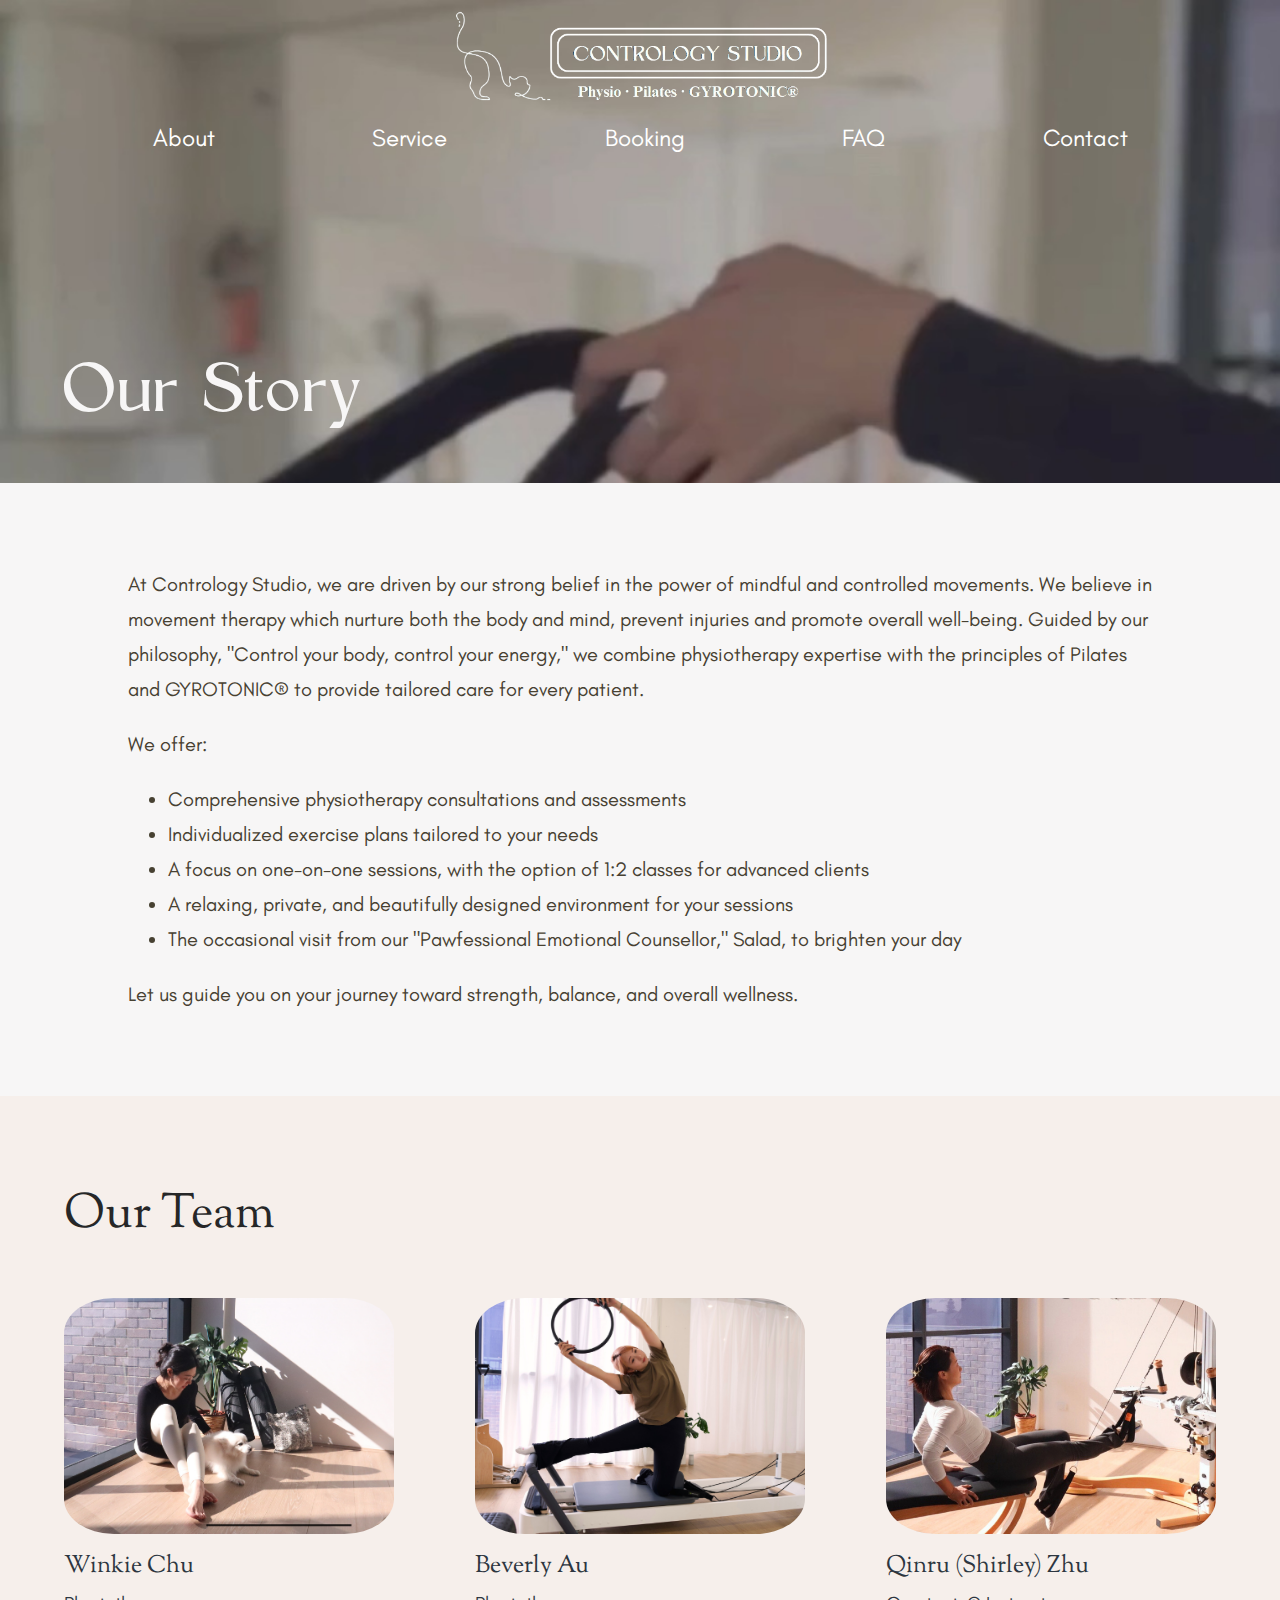
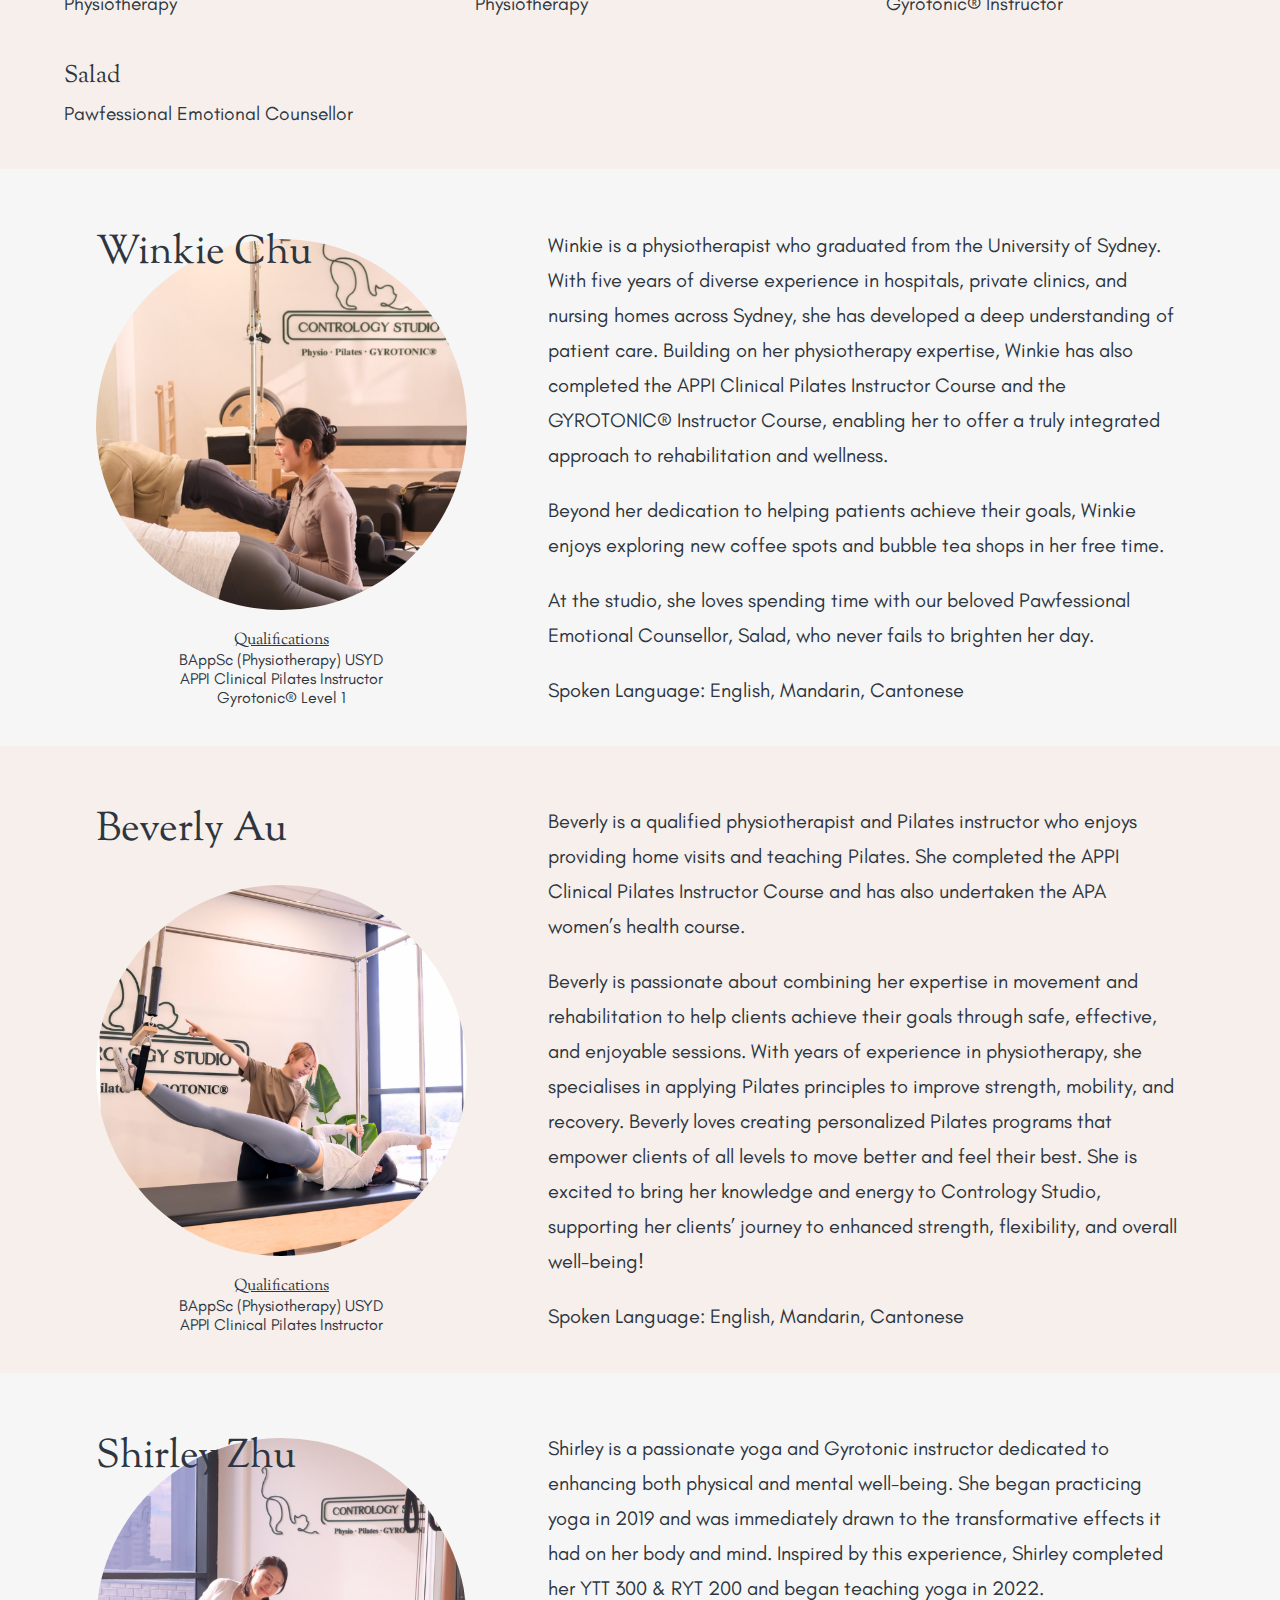
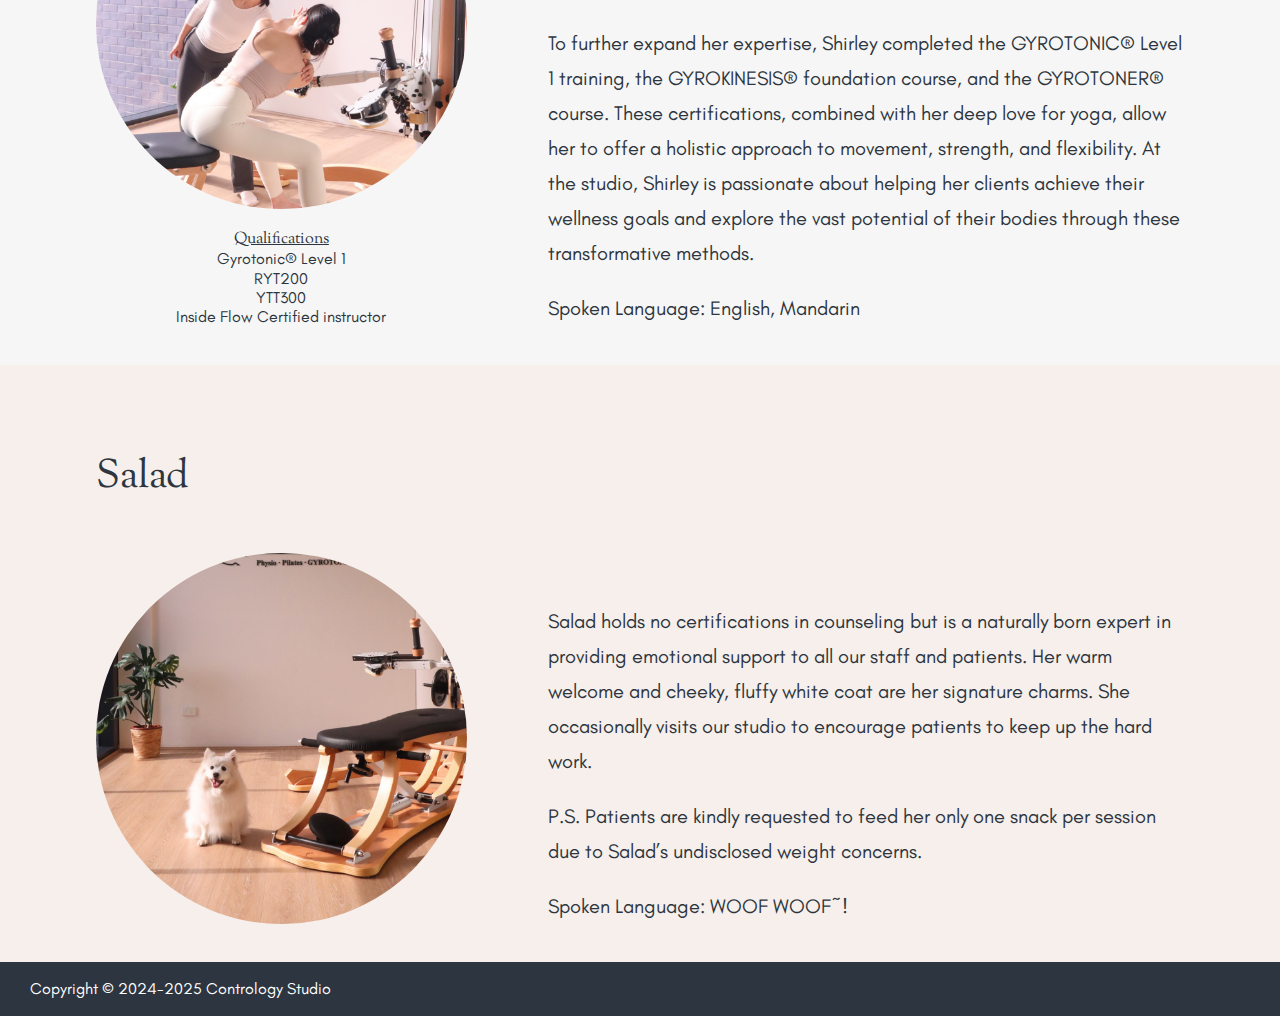
<file: about.html>
<!DOCTYPE html>
<html lang="en">

<head>
    <meta charset="utf-8">
    <title>Contrology Studio - About us</title>
    <link rel="stylesheet" href="assets/normalize.css">
    <link rel="preconnect" href="https://fonts.googleapis.com">
    <link rel="preconnect" href="https://fonts.gstatic.com" crossorigin>
    <link href="https://fonts.googleapis.com/css2?family=Sorts+Mill+Goudy:ital@0;1&display=swap" rel="stylesheet">    
    <link rel="stylesheet" href="https://cdnjs.cloudflare.com/ajax/libs/font-awesome/6.7.2/css/all.min.css" integrity="sha512-Evv84Mr4kqVGRNSgIGL/F/aIDqQb7xQ2vcrdIwxfjThSH8CSR7PBEakCr51Ck+w+/U6swU2Im1vVX0SVk9ABhg==" crossorigin="anonymous" referrerpolicy="no-referrer" />
    <link rel="stylesheet" href="assets/styles.css">
    <link rel="stylesheet" href="assets/about.css">
    <link rel="icon" href="images/favicon.png">
    <script src="assets/goTop.js" defer></script> 
</head>

<body>
    <header id="header">
        <a href="index.html">
            <img id="home-logo" alt="Contrology Studio" src="images/logo-white.png">
        </a>
        <div id="menu-sect">
            <nav>
                <div class="dropdown">
                    <a href="#page-header">About</a>
                    <div class="dropdown-item"><a href="#team">Team</a></div>
                </div>
                <div class="dropdown">
                    <a href="services.html#page-header">Service</a>
                    <div class="dropdown-item">
                        <a href="services.html#physiotherapy">Physiotherapy</a>
                        <a href="services.html#pilates">Clinical Pilates</a>
                        <a href="services.html#gyrotonic">Gyrotonic®</a>
                        <a href="services.html#pilates-duet">Clinical Pilates (Duet)</a>
                    </div>
                </div>
                <div class="dropdown">
                    <a href="booking.html#page-header">Booking</a>
                </div>
                <div class="dropdown">
                    <a href="faq.html#page-header">FAQ</a>
                    <div class="dropdown-item"><a href="faq.html#policy">Policy</a></div>
                </div>
                <div class="dropdown">
                    <a href="contact.html#page-header">Contact</a>
                </div>
            </nav>
        </div>
        <div id="page-header">
            <h1>Our Story</h1>
        </div>
    </header>
    <i id="topBtn" class=" fa fa-angle-up" onclick="topFunction()" title="Go to top"></i>
    <main>
        <section id="about-main1">
            <p>At Contrology Studio, we are driven by our strong belief in the power of mindful and controlled movements. We believe in movement therapy which nurture both the body and mind, prevent injuries and promote overall well-being. Guided by our philosophy, "Control your body, control your energy," we combine physiotherapy expertise with the principles of Pilates and GYROTONIC® to provide tailored care for every patient.
            </p>
            <p>We offer:
                <ul>
                    <li>Comprehensive physiotherapy consultations and assessments</li>
                    <li>Individualized exercise plans tailored to your needs</li>
                    <li>A focus on one-on-one sessions, with the option of 1:2 classes for advanced clients</li>
                    <li>A relaxing, private, and beautifully designed environment for your sessions</li>
                    <li>The occasional visit from our "Pawfessional Emotional Counsellor," Salad, to brighten your day</li>
                </ul>
            </p>
            <p>Let us guide you on your journey toward strength, balance, and overall wellness.</p>
        </section>
        <section id="team">
            <h2>Our Team</h2>
            <div class="flex-row">
                <div>
                    <a href="#winkie" class="photo-col">
                        <img src="images/winkie01.png" alt="">
                        <h4>Winkie Chu</h4>
                        <p>Physiotherapy</p>
                    </a>
                </div>
                <div>
                    <a href="#beverly" class="photo-col">
                        <img src="images/beverly01.png" alt="">
                        <h4>Beverly Au</h4>
                        <p>Physiotherapy</p>
                    </a>
                </div>
                <div>
                    <a href="#shirley" class="photo-col">
                        <img src="images/shirley01.png" alt="" style="object-position: 50% 80%">
                        <h4>Qinru (Shirley) Zhu</h4>
                        <p>Gyrotonic® Instructor</p>
                    </a>
                </div>
            </div>
            <br>
            <a href="#salad">
                <h4>Salad</h4>
                <p>Pawfessional Emotional Counsellor</p>
            </a>
        </section>
        <section id="winkie" class="persona">
            <h3>Winkie Chu</h3> 
            <div class="flex-row">
                <div class="left">
                    <div class="filler"></div>
                    <img src="images/winkie02.png" alt="">
                    <div>
                        <h4 class="qualification">Qualifications</h4>
                        BAppSc (Physiotherapy) USYD <br>
                        APPI Clinical Pilates Instructor <br>
                        Gyrotonic® Level 1 
                    </div>
                </div>
                <div class="right">
                    <p>Winkie is a physiotherapist who graduated from the University of Sydney. With five years of diverse experience in hospitals, private clinics, and nursing homes across Sydney, she has developed a deep understanding of patient care. Building on her physiotherapy expertise, Winkie has also completed the APPI Clinical Pilates Instructor Course and the GYROTONIC® Instructor Course, enabling her to offer a truly integrated approach to rehabilitation and wellness.</p>
                    <p>Beyond her dedication to helping patients achieve their goals, Winkie enjoys exploring new coffee spots and bubble tea shops in her free time. </p>
                    <p>At the studio, she loves spending time with our beloved Pawfessional Emotional Counsellor, Salad, who never fails to brighten her day.</p>
                    <p>Spoken Language: English, Mandarin, Cantonese</p>
                </div>
            </div>
        </section>
        <section id="beverly" class="persona">
            <h3>Beverly Au</h3> 
            <div class="flex-row">
                <div class="left">
                    <div class="filler"></div>
                    <img src="images/beverly02.png" alt="">
                    <div>
                        <h4 class="qualification">Qualifications</h4>
                        BAppSc (Physiotherapy) USYD <br>
                        APPI Clinical Pilates Instructor 
                    </div>
                </div>
                <div class="right">
                    <p>Beverly is a qualified physiotherapist and Pilates instructor who enjoys providing home visits and teaching Pilates. She completed the APPI Clinical Pilates Instructor Course and has also undertaken the APA women’s health course.</p>
                    <p>Beverly is passionate about combining her expertise in movement and rehabilitation to help clients achieve their goals through safe, effective, and enjoyable sessions. With years of experience in physiotherapy, she specialises in applying Pilates principles to improve strength, mobility, and recovery. Beverly loves creating personalized Pilates programs that empower clients of all levels to move better and feel their best. She is excited to bring her knowledge and energy to Contrology Studio, supporting her clients’ journey to enhanced strength, flexibility, and overall well-being!</p>
                    <p>Spoken Language: English, Mandarin, Cantonese</p>
                </div>
            </div>
        </section>
        <section id="shirley" class="persona">
            <h3>Shirley Zhu</h3> 
            <div class="flex-row">
                <div class="left">
                    <div class="filler"></div>
                    <img src="images/shirley02.png" alt="">
                    <div>
                        <h4 class="qualification">Qualifications</h4>
                        Gyrotonic® Level 1 <br>
                        RYT200 <br>
                        YTT300 <br>
                        Inside Flow Certified instructor
                    </div>
                </div>
                <div class="right">
                    <p>Shirley is a passionate yoga and Gyrotonic instructor dedicated to enhancing both physical and mental well-being. She began practicing yoga in 2019 and was immediately drawn to the transformative effects it had on her body and mind. Inspired by this experience, Shirley completed her YTT 300 & RYT 200 and began teaching yoga in 2022.</p>
                    <p>To further expand her expertise, Shirley completed the GYROTONIC® Level 1 training, the GYROKINESIS® foundation course, and the GYROTONER® course. These certifications, combined with her deep love for yoga, allow her to offer a holistic approach to movement, strength, and flexibility. At the studio, Shirley is passionate about helping her clients achieve their wellness goals and explore the vast potential of their bodies through these transformative methods.</p>
                    <p>Spoken Language: English, Mandarin</p>
                </div>
            </div>
        </section>
        <section id="salad" class="persona">
            <h3>Salad</h3> 
            <div class="flex-row">
                <div class="left">
                    <img src="images/salad02.png" alt="" style="object-position: 50% 100%">
                </div>
                <div class="right">
                    <p>Salad holds no certifications in counseling but is a naturally born expert in providing emotional support to all our staff and patients. Her warm welcome and cheeky, fluffy white coat are her signature charms. She occasionally visits our studio to encourage patients to keep up the hard work.</p>
                    <p>P.S. Patients are kindly requested to feed her only one snack per session due to Salad’s undisclosed weight concerns.</p>
                    <p>Spoken Language: WOOF WOOF~!</p>
                </div>
            </div>
        </section>
    </main>
    <footer>
        <div class="copyright-area">
            Copyright &copy; 2024-2025 Contrology Studio
        </div>
    </footer>
</body>

</html>
</file>
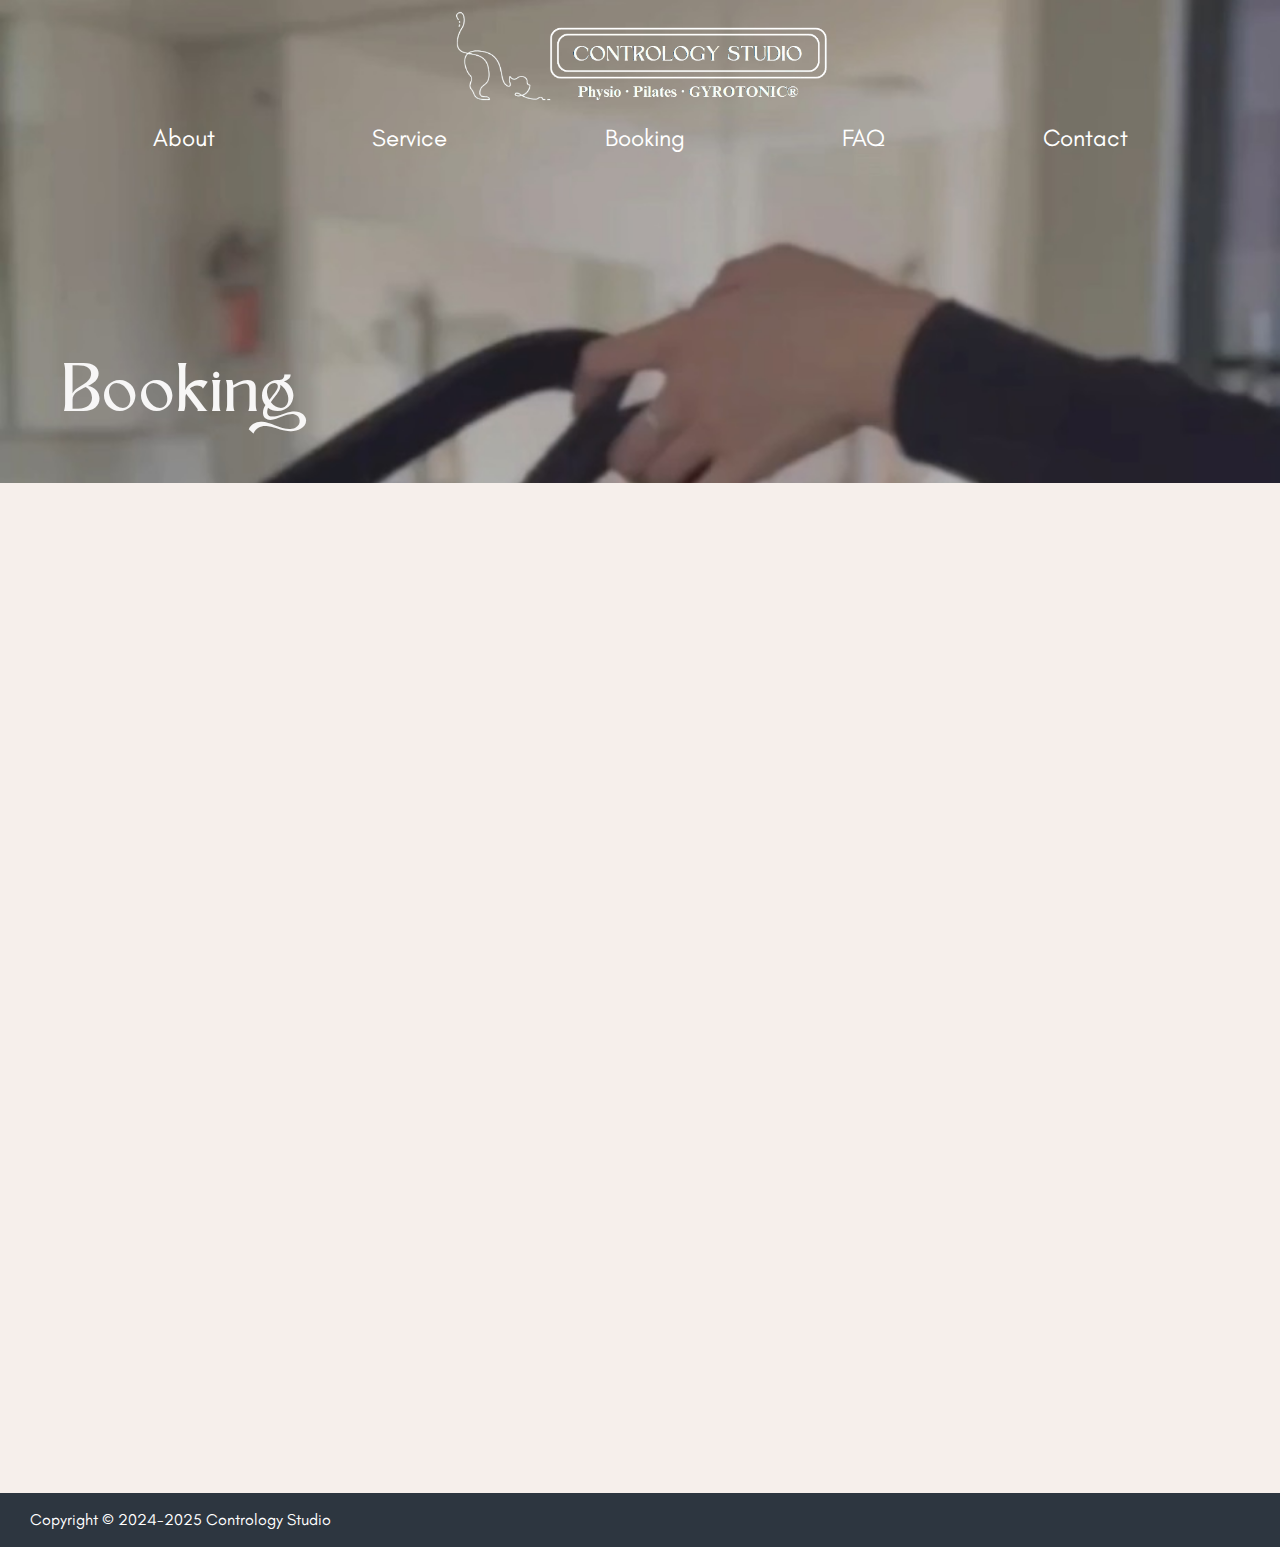
<file: booking.html>
<!DOCTYPE html>
<html lang="en">

<head>
    <meta charset="utf-8">
    <title>Contrology Studio - Booking</title>
    <link rel="stylesheet" href="assets/normalize.css">
    <link rel="preconnect" href="https://fonts.googleapis.com">
    <link rel="preconnect" href="https://fonts.gstatic.com" crossorigin>
    <link href="https://fonts.googleapis.com/css2?family=Sorts+Mill+Goudy:ital@0;1&display=swap" rel="stylesheet">    
    <link rel="stylesheet" href="https://cdnjs.cloudflare.com/ajax/libs/font-awesome/6.7.2/css/all.min.css" integrity="sha512-Evv84Mr4kqVGRNSgIGL/F/aIDqQb7xQ2vcrdIwxfjThSH8CSR7PBEakCr51Ck+w+/U6swU2Im1vVX0SVk9ABhg==" crossorigin="anonymous" referrerpolicy="no-referrer" />
    <link rel="stylesheet" href="assets/styles.css">
    <link rel="icon" href="images/favicon.png">
    <script src="assets/goTop.js" defer></script> 
</head>

<body>
    <header id="header">
        <a href="index.html">
            <img id="home-logo" alt="Contrology Studio" src="images/logo-white.png">
        </a>
        <div id="menu-sect">
            <nav>
                <div class="dropdown">
                    <a href="about.html#page-header">About</a>
                    <div class="dropdown-item"><a href="about.html#team">Team</a></div>
                </div>
                <div class="dropdown">
                    <a href="services.html#page-header">Service</a>
                    <div class="dropdown-item">
                        <a href="services.html#physiotherapy">Physiotherapy</a>
                        <a href="services.html#pilates">Clinical Pilates</a>
                        <a href="services.html#gyrotonic">Gyrotonic®</a>
                        <a href="services.html#pilates-duet">Clinical Pilates (Duet)</a>
                    </div>
                </div>
                <div class="dropdown">
                    <a href="#">Booking</a>
                </div>
                <div class="dropdown">
                    <a href="faq.html#page-header">FAQ</a>
                    <div class="dropdown-item"><a href="faq.html#policy">Policy</a></div>
                </div>
                <div class="dropdown">
                    <a href="contact.html#page-header">Contact</a>
                </div>
            </nav>
        </div>
        <div id="page-header">
            <h1>Booking</h1>
        </div>
    </header>
    <i id="topBtn" class=" fa fa-angle-up" onclick="topFunction()" title="Go to top"></i>
    <main>
        <section id="booking">
            <iframe id='cliniko-31684730' 
                src='https://contrology-studio.au4.cliniko.com/bookings?business_id=1445984725960238773&embedded=true' 
                frameborder='0' 
                scrolling='auto' 
                width='100%' 
                height='1000' 
                style='pointer-events: auto;'>
            </iframe>
<script type='text/javascript'>
  window.addEventListener('message', function handleIFrameMessage (e) {
    var clinikoBookings = document.getElementById('cliniko-31684730');
    if (typeof e.data !== 'string') return;
    if (e.data.search('cliniko-bookings-resize') > -1) {
      var height = Number(e.data.split(':')[1]);
      clinikoBookings.style.height = height + 'px';
    }
    e.data.search('cliniko-bookings-page') > -1 && clinikoBookings.scrollIntoView();
  });
</script>
  
    </main>
    <footer>
        <div class="copyright-area">
            Copyright &copy; 2024-2025 Contrology Studio
        </div>
    </footer>
</body>

</html>
</file>
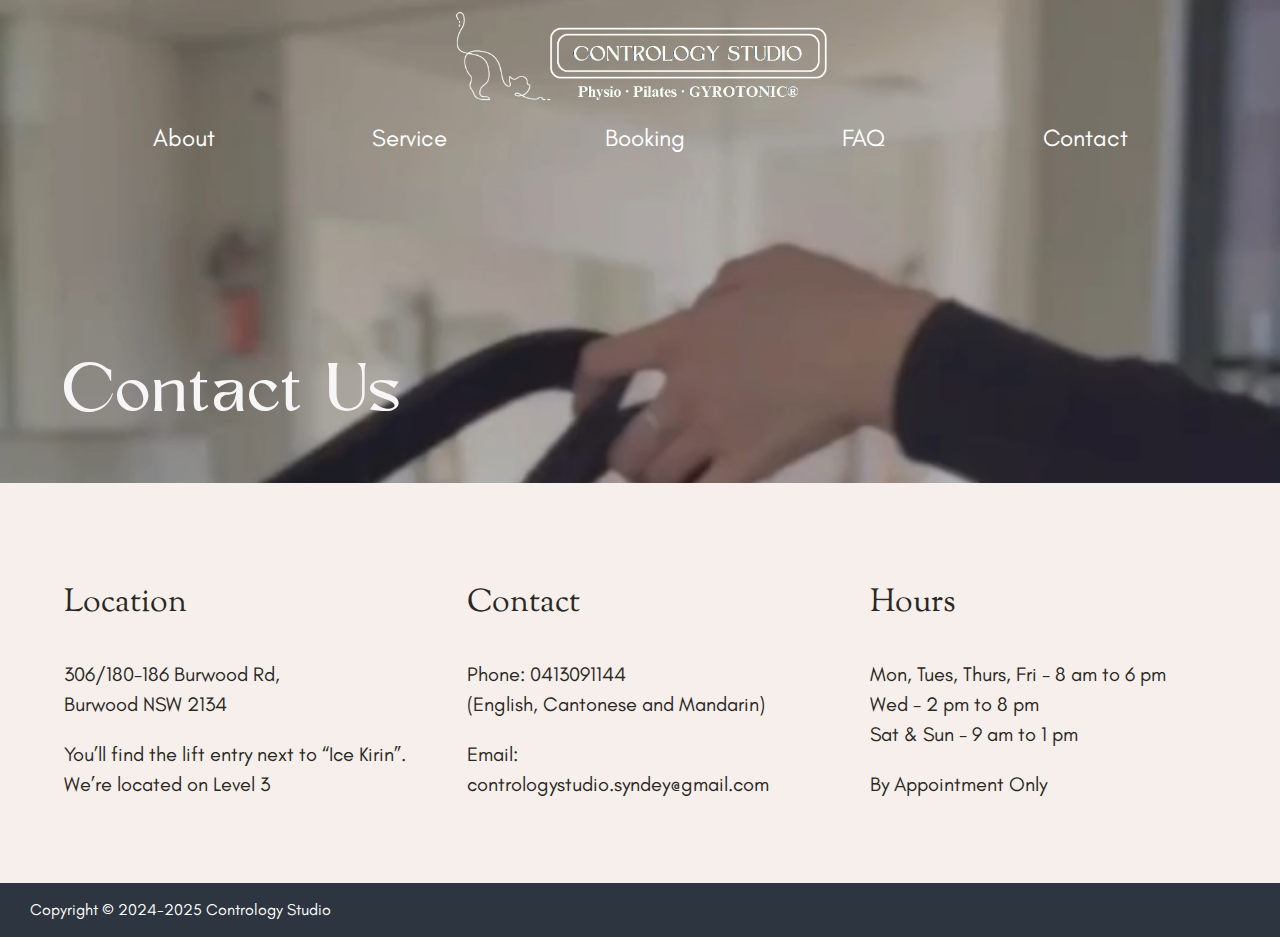
<file: contact.html>
<!DOCTYPE html>
<html lang="en">

<head>
    <meta charset="utf-8">
    <title>Contrology Studio - Contact us</title>
    <link rel="stylesheet" href="assets/normalize.css">
    <link rel="preconnect" href="https://fonts.googleapis.com">
    <link rel="preconnect" href="https://fonts.gstatic.com" crossorigin>
    <link href="https://fonts.googleapis.com/css2?family=Sorts+Mill+Goudy:ital@0;1&display=swap" rel="stylesheet">    
    <link rel="stylesheet" href="https://cdnjs.cloudflare.com/ajax/libs/font-awesome/6.7.2/css/all.min.css" integrity="sha512-Evv84Mr4kqVGRNSgIGL/F/aIDqQb7xQ2vcrdIwxfjThSH8CSR7PBEakCr51Ck+w+/U6swU2Im1vVX0SVk9ABhg==" crossorigin="anonymous" referrerpolicy="no-referrer" />
    <link rel="stylesheet" href="assets/styles.css">
    <link rel="stylesheet" href="assets/contact.css">
    <link rel="icon" href="images/favicon.png">
    <script src="assets/goTop.js" defer></script> 
</head>

<body>
    <header id="header">
        <a href="index.html">
            <img id="home-logo" alt="Contrology Studio" src="images/logo-white.png">
        </a>
        <div id="menu-sect">
            <nav>
                <div class="dropdown">
                    <a href="about.html#page-header">About</a>
                    <div class="dropdown-item"><a href="about.html#team">Team</a></div>
                </div>
                <div class="dropdown">
                    <a href="services.html#page-header">Service</a>
                    <div class="dropdown-item">
                        <a href="services.html#physiotherapy">Physiotherapy</a>
                        <a href="services.html#pilates">Clinical Pilates</a>
                        <a href="services.html#gyrotonic">Gyrotonic®</a>
                        <a href="services.html#pilates-duet">Clinical Pilates (Duet)</a>
                    </div>
                </div>
                <div class="dropdown">
                    <a href="booking.html#page-header">Booking</a>
                </div>
                <div class="dropdown">
                    <a href="faq.html#page-header">FAQ</a>
                    <div class="dropdown-item"><a href="faq.html#policy">Policy</a></div>
                </div>
                <div class="dropdown">
                    <a href="#page-header">Contact</a>
                </div>
            </nav>
        </div>
        <div id="page-header">
            <h1>Contact Us</h1>
        </div>
    </header>
    <i id="topBtn" class=" fa fa-angle-up" onclick="topFunction()" title="Go to top"></i>
    <main>
        <section id="contact-info" class="flex-row">
            <div>
                <h3>Location</h3>
                <p>306/180-186 Burwood Rd, <br>
                    Burwood NSW 2134
                </p>
                <p>You’ll find the lift entry next to “Ice Kirin”. We’re located on Level 3</p>
            </div>
            <div>
                <h3>Contact</h3>
                <p>Phone: 0413091144 <br>
                    (English, Cantonese and Mandarin)
                </p>
                <p>Email: <br>
                    contrologystudio.syndey@gmail.com
                </p>
            </div>
            <div>
                <h3>Hours</h3>
                <p>Mon, Tues, Thurs, Fri - 8 am to 6 pm <br>
                    Wed - 2 pm to 8 pm <br>
                    Sat & Sun - 9 am to 1 pm
                </p>
                <p>By Appointment Only</p>
            </div>
        </section>
    </main>
    <footer>
        <div class="copyright-area">
            Copyright &copy; 2024-2025 Contrology Studio
        </div>
    </footer>
</body>
</html>
</file>
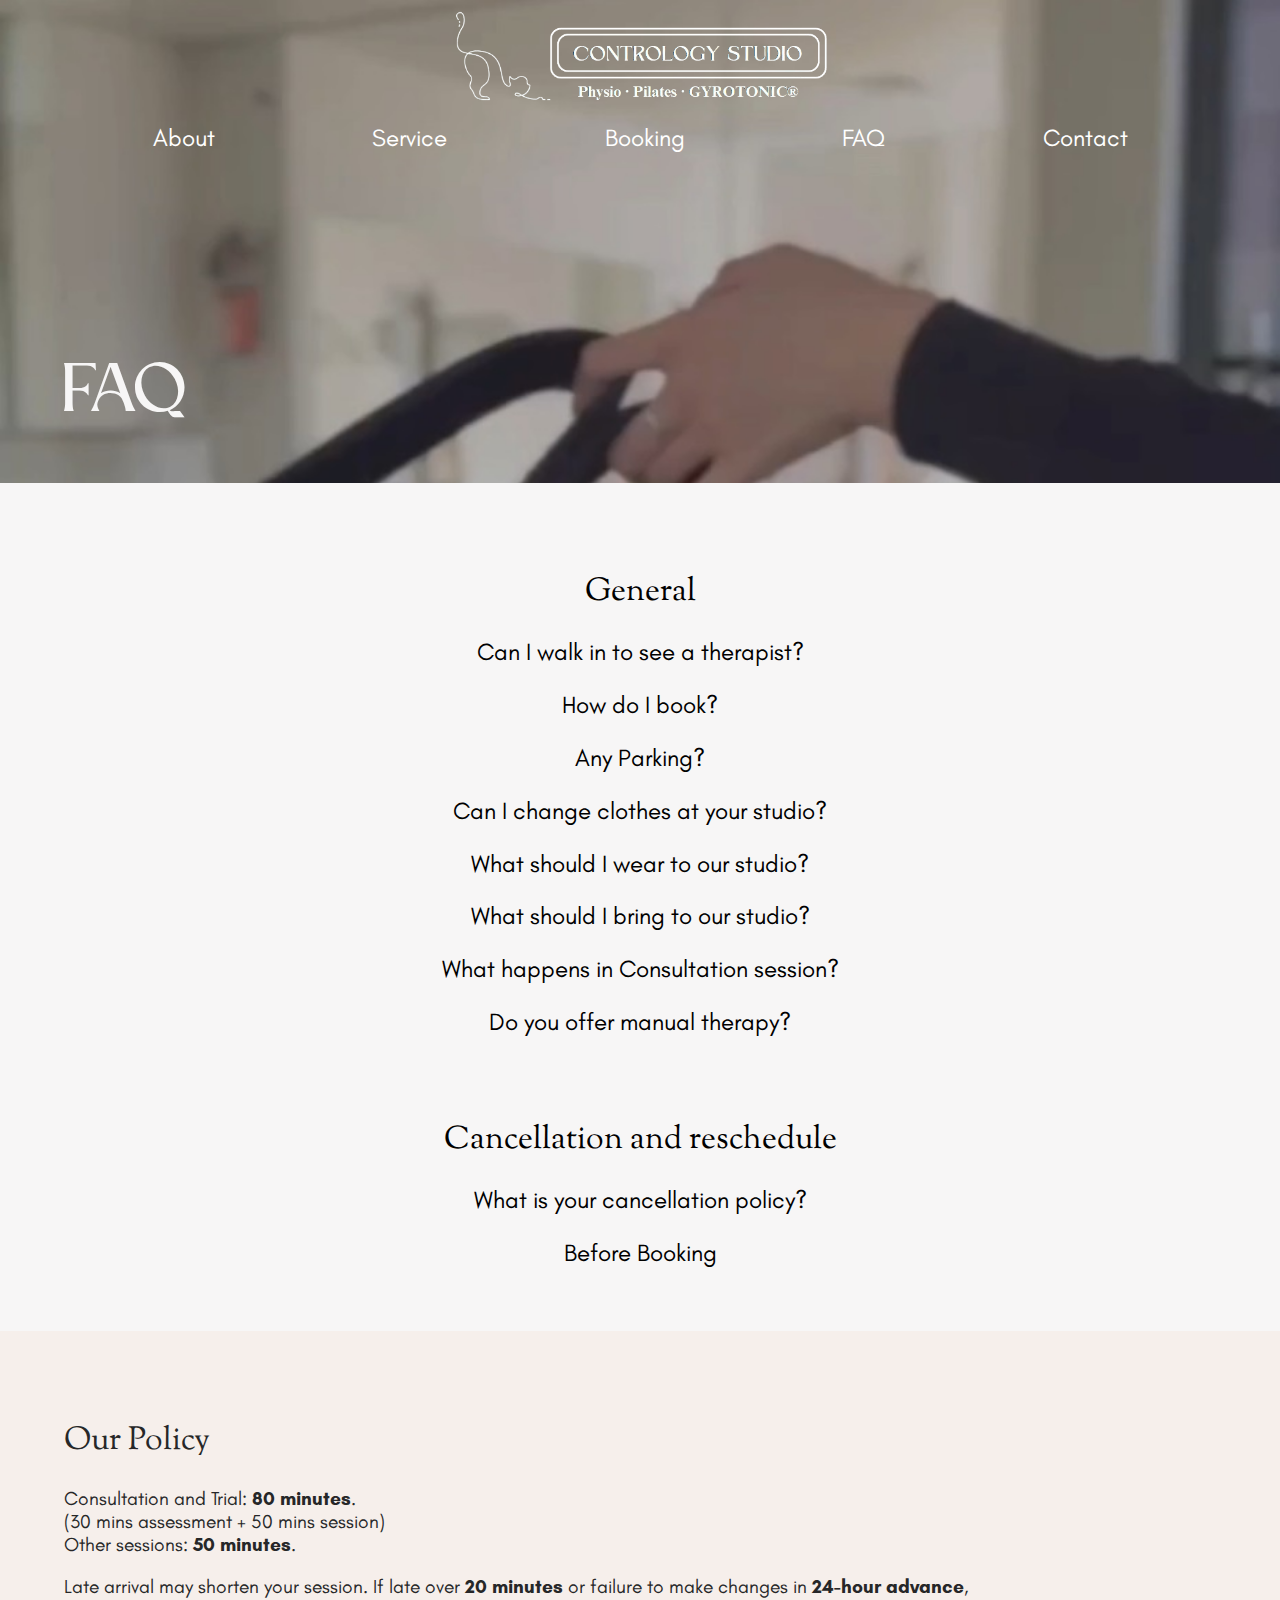
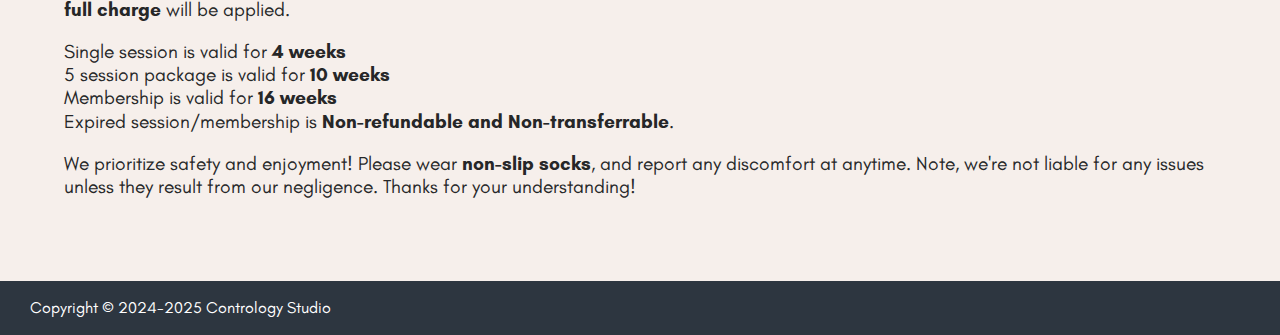
<file: faq.html>
<!DOCTYPE html>
<html lang="en">

<head>
    <meta charset="utf-8">
    <title>Contrology Studio - FAQ</title>
    <link rel="stylesheet" href="assets/normalize.css">
    <link rel="preconnect" href="https://fonts.googleapis.com">
    <link rel="preconnect" href="https://fonts.gstatic.com" crossorigin>
    <link href="https://fonts.googleapis.com/css2?family=Sorts+Mill+Goudy:ital@0;1&display=swap" rel="stylesheet">    
    <link rel="stylesheet" href="https://cdnjs.cloudflare.com/ajax/libs/font-awesome/6.7.2/css/all.min.css" integrity="sha512-Evv84Mr4kqVGRNSgIGL/F/aIDqQb7xQ2vcrdIwxfjThSH8CSR7PBEakCr51Ck+w+/U6swU2Im1vVX0SVk9ABhg==" crossorigin="anonymous" referrerpolicy="no-referrer" />
    <link rel="stylesheet" href="assets/styles.css">
    <link rel="stylesheet" href="assets/faq.css">
    <link rel="icon" href="images/favicon.png">
    <script src="assets/goTop.js" defer></script> 
    <script src="assets/toggleAnswer.js" defer></script> 
</head>

<body>
    <header id="header">
        <a href="index.html">
            <img id="home-logo" alt="Contrology Studio" src="images/logo-white.png">
        </a>
        <div id="menu-sect">
            <nav>
                <div class="dropdown">
                    <a href="about.html#page-header">About</a>
                    <div class="dropdown-item"><a href="about.html#team">Team</a></div>
                </div>
                <div class="dropdown">
                    <a href="services.html#page-header">Service</a>
                    <div class="dropdown-item">
                        <a href="services.html#physiotherapy">Physiotherapy</a>
                        <a href="services.html#pilates">Clinical Pilates</a>
                        <a href="services.html#gyrotonic">Gyrotonic®</a>
                        <a href="services.html#pilates-duet">Clinical Pilates (Duet)</a>
                    </div>
                </div>
                <div class="dropdown">
                    <a href="booking.html#page-header">Booking</a>
                </div>
                <div class="dropdown">
                    <a href="#page-header">FAQ</a>
                    <div class="dropdown-item"><a href="#policy">Policy</a></div>
                </div>
                <div class="dropdown">
                    <a href="contact.html#page-header">Contact</a>
                </div>
            </nav>
        </div>
        <div id="page-header">
            <h1>FAQ</h1>
        </div>
    </header>
    <i id="topBtn" class=" fa fa-angle-up" onclick="topFunction()" title="Go to top"></i>
    <main>
        <section id="faq">
            <h2>General</h2>
            <div class="question">
                <h3 onclick="toggleAns(this)">Can I walk in to see a therapist?</h3>
                <p>We operated by appointment. Please book your session with customer service before visiting! For any inquiries, we highly encourage you to communicate with customer service via texts and emails because our therapists are always paying 100% attention and effort to our clients and may not have time to answer your questions.
                </p>
            </div>
            <div class="question">
                <h3 onclick="toggleAns(this)">How do I book?</h3>
                <p>You can find how to book on our website. We also accept booking via emails, phone, text message or social media. You will receive a text message reminder in 48 hours before your session.
                </p>
            </div>
            <div class="question">
                <h3 onclick="toggleAns(this)">Any Parking?</h3>
                <p>We are located across from Burwood Plaza, which offers 2 hours of free parking. Additionally, Burleigh Street parking is just a 2-minute walk from the studio—please note that fees may apply.
                </p>
            </div>
            <div class="question">
                <h3 onclick="toggleAns(this)">Can I change clothes at your studio?</h3>
                <p>Yes, we have a clean common bathroom next to our studio, feel free to ask our staff for directions.
                </p>
            </div>
            <div class="question">
                <h3 onclick="toggleAns(this)">What should I wear to our studio?</h3>
                <p>Wear your favorite comfortable activewear! Make sure it’s not baggy so your therapist can see your movements. Non-slip socks are <span class="emphasize">required</span>, or simply purchase some pretty ones from us!
                </p>
            </div>
            <div class="question">
                <h3 onclick="toggleAns(this)">What should I bring to our studio?</h3>
                <p>Your happy self! And maybe a towel and water bottle. If you're claiming insurance, please bring your card. We provide all essential equipment and mats.
                </p>
            </div>
            <div class="question">
                <h3 onclick="toggleAns(this)">What happens in Consultation session?</h3>
                <p>Your therapist will gather information about your general health, recent injuries, and goals to start with, then you will be asked to perform some tests. The results will be explained to you, and your treatment/exercise plan will be made according to your assessment results and your goals.
                </p>
            </div>
            <div class="question">
                <h3 onclick="toggleAns(this)">Do you offer manual therapy?</h3>
                <p>At our clinic, we emphasize active treatment and movement therapy as the foundation of recovery. While we recognize that passive treatments, such as pain management through various modalities, can be beneficial in the early stages of an injury, our focus is on helping clients regain their daily function through purposeful movement. Our physiotherapy sessions prioritize active treatments and exercises, with guidance for managing acute injuries. Our goal is to help you get back on track as quickly as possible—so get ready to move with us!
                </p>
            </div>
            <br><br>
            <h2>Cancellation and reschedule</h2>
            <div class="question">
                <h3 onclick="toggleAns(this)">What is your cancellation policy?</h3>
                <p>We kindly ask for at least 24 hours' notice if you need to cancel or reschedule your session. This allows us to offer the spot to another client and keep our schedule running smoothly. Late cancellations or no-shows will incur full charge. Thank you for your understanding and cooperation!
                </p>
            </div>
            <div class="question">
                <h3 onclick="toggleAns(this)">Before Booking</h3>
                <p>Please take a moment to review our policy before making any bookings. By confirming your appointment, you acknowledge that you fully understand and agree to the terms outlined. We kindly ask that you arrive on time for your session to ensure a smooth experience for all. Thank you for your cooperation.
                </p>
            </div>
        </section>
        <section id="policy">
            <h2>Our Policy</h2>
            <p>Consultation and Trial: <span class="emphasize">80 minutes</span>. <br>
                (30 mins assessment + 50 mins session)<br>
                Other sessions: <span class="emphasize">50 minutes</span>.
            </p>
            <p>Late arrival may shorten your session. If late over <span class="emphasize">20 minutes</span> or failure to make changes in <span class="emphasize">24-hour advance</span>,<br>
                <span class="emphasize">full charge</span> will be applied.
            </p>
            <p>Single session is valid for <span class="emphasize">4 weeks</span> <br>
                5 session package is valid for <span class="emphasize">10 weeks</span><br>
                Membership is valid for <span class="emphasize">16 weeks</span><br>
                Expired session/membership is <span class="emphasize">Non-refundable and Non-transferrable</span>.
            </p>
            <p>We prioritize safety and enjoyment! Please wear <span class="emphasize">non-slip socks</span>, and report any discomfort at anytime. Note, we're not liable for any issues unless they result from our negligence. Thanks for your understanding!
            </p>
        </section>
    </main>
    <footer>
        <div class="copyright-area">
            Copyright &copy; 2024-2025 Contrology Studio
        </div>
    </footer>
</body>
</html>
</file>
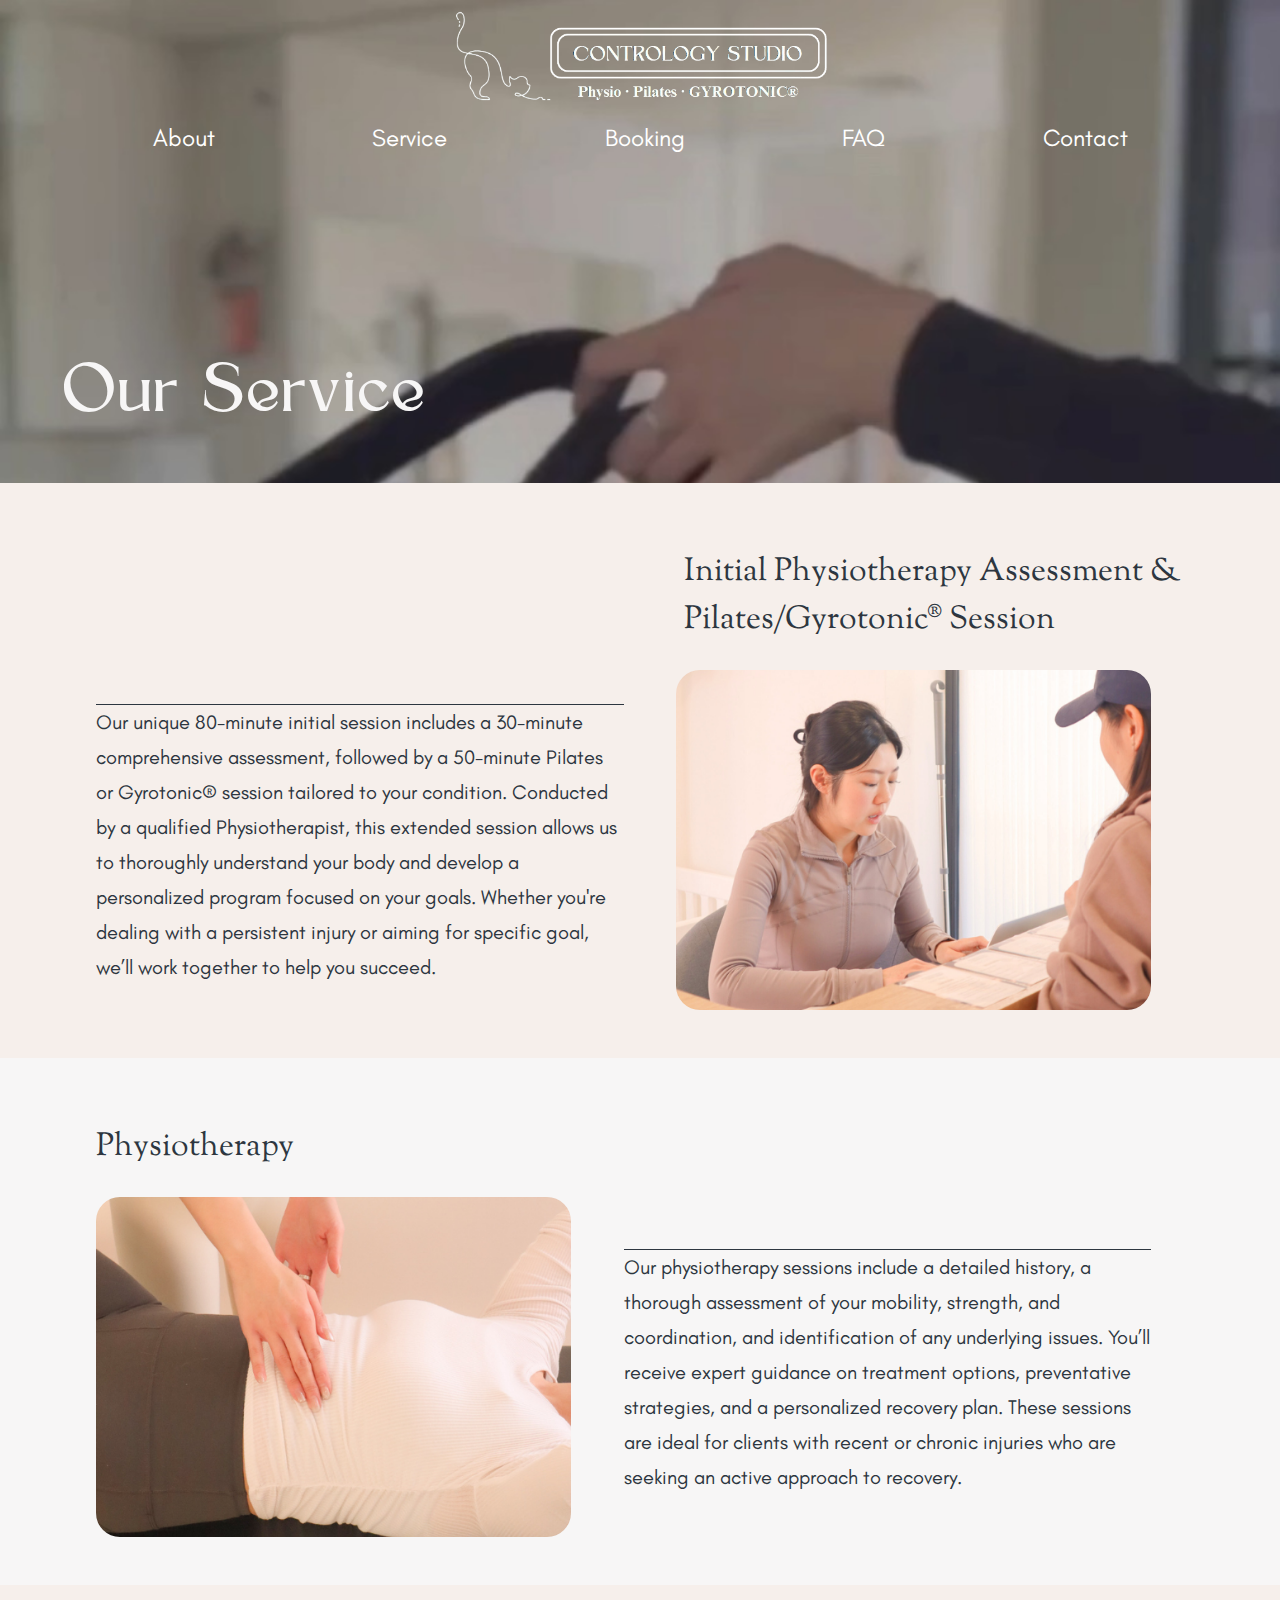
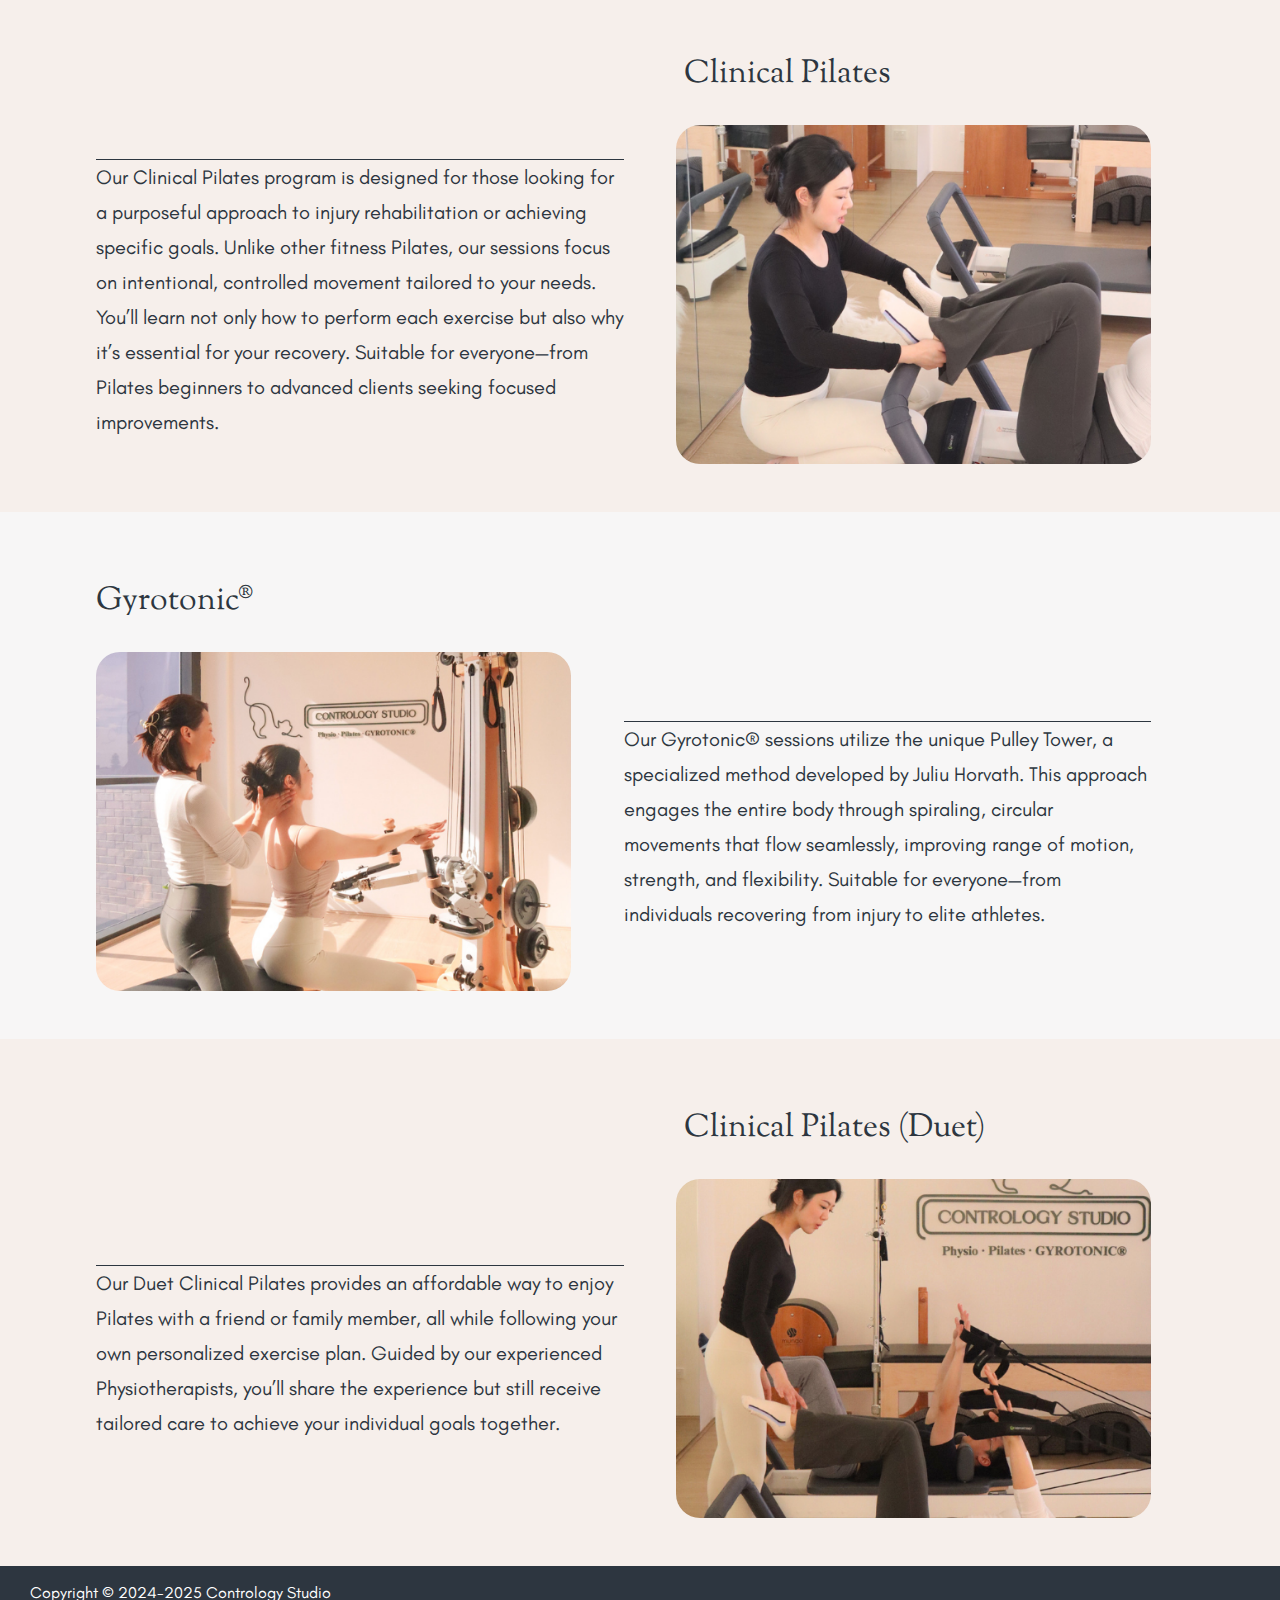
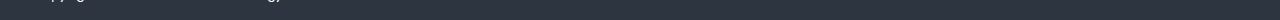
<file: services.html>
<!DOCTYPE html>
<html lang="en">

<head>
    <meta charset="utf-8">
    <title>Contrology Studio - Services</title>
    <link rel="stylesheet" href="assets/normalize.css">
    <link rel="preconnect" href="https://fonts.googleapis.com">
    <link rel="preconnect" href="https://fonts.gstatic.com" crossorigin>
    <link href="https://fonts.googleapis.com/css2?family=Sorts+Mill+Goudy:ital@0;1&display=swap" rel="stylesheet">    
    <link rel="stylesheet" href="https://cdnjs.cloudflare.com/ajax/libs/font-awesome/6.7.2/css/all.min.css" integrity="sha512-Evv84Mr4kqVGRNSgIGL/F/aIDqQb7xQ2vcrdIwxfjThSH8CSR7PBEakCr51Ck+w+/U6swU2Im1vVX0SVk9ABhg==" crossorigin="anonymous" referrerpolicy="no-referrer" />
    <link rel="stylesheet" href="assets/styles.css">
    <link rel="stylesheet" href="assets/services.css">
    <link rel="icon" href="images/favicon.png">
    <script src="assets/goTop.js" defer></script> 
</head>

<body>
    <header id="header">
        <a href="index.html">
            <img id="home-logo" alt="Contrology Studio" src="images/logo-white.png">
        </a>
        <div id="menu-sect">
            <nav>
                <div class="dropdown">
                    <a href="about.html#page-header">About</a>
                    <div class="dropdown-item"><a href="about.html#team">Team</a></div>
                </div>
                <div class="dropdown">
                    <a href="#page-header">Service</a>
                    <div class="dropdown-item">
                        <a href="#physiotherapy">Physiotherapy</a>
                        <a href="#pilates">Clinical Pilates</a>
                        <a href="#gyrotonic">Gyrotonic®</a>
                        <a href="#pilates-duet">Clinical Pilates (Duet)</a>
                    </div>
                </div>
                <div class="dropdown">
                    <a href="booking.html#page-header">Booking</a>
                </div>
                <div class="dropdown">
                    <a href="faq.html#page-header">FAQ</a>
                    <div class="dropdown-item"><a href="faq.html#policy">Policy</a></div>
                </div>
                <div class="dropdown">
                    <a href="contact.html#page-header">Contact</a>
                </div>
            </nav>
        </div>
        <div id="page-header">
            <h1>Our Service</h1>
        </div>
    </header>
    <i id="topBtn" class=" fa fa-angle-up" onclick="topFunction()" title="Go to top"></i>
    <main id="services">
        <section id="assessment" class="template1">
            <h2>Initial Physiotherapy Assessment & Pilates/Gyrotonic® Session</h2>
            <div class="flex-row">
                <div class="description">
                    <p>Our unique 80-minute initial session includes a 30-minute comprehensive assessment, followed by a 50-minute Pilates or Gyrotonic® session tailored to your condition. Conducted by a qualified Physiotherapist, this extended session allows us to thoroughly understand your body and develop a personalized program focused on your goals. Whether you're dealing with a persistent injury or aiming for specific goal, we’ll work together to help you succeed.</p>
                </div>
                <div class="image">
                    <img src="images/assessment.png" alt="" style="object-position: 50% 70%;">
                </div>
            </div>
        </section>
        <section id="physiotherapy">
            <h2>Physiotherapy</h2>
            <div class="flex-row">
                <div class="image">
                    <img src="images/physiotherapy.png" alt="" >
                </div>
                <div class="description">
                    <p>Our physiotherapy sessions include a detailed history, a thorough assessment of your mobility, strength, and coordination, and identification of any underlying issues. You’ll receive expert guidance on treatment options, preventative strategies, and a personalized recovery plan. These sessions are ideal for clients with recent or chronic injuries who are seeking an active approach to recovery.</p>
                </div>
            </div>
        </section>
        <section id="pilates" class="template1">
            <h2>Clinical Pilates</h2>
            <div class="flex-row">
                <div class="description left">
                    <p>Our Clinical Pilates program is designed for those looking for a purposeful approach to injury rehabilitation or achieving specific goals. Unlike other fitness Pilates, our sessions focus on intentional, controlled movement tailored to your needs. You’ll learn not only how to perform each exercise but also why it’s essential for your recovery. Suitable for everyone—from Pilates beginners to advanced clients seeking focused improvements.</p>
                </div>
                <div class="image">
                    <img src="images/pilates.png" alt="" style="object-position: 50% 75%;">
                </div>
            </div>
        </section>
        <section id="gyrotonic">
            <h2>Gyrotonic®</h2>
            <div class="flex-row">
                <div class="image">
                    <img src="images/gyrotonic.png" alt="" style="object-position: 50% 60%;">
                </div>
                <div class="description">
                    <p>Our Gyrotonic® sessions utilize the unique Pulley Tower, a specialized method developed by Juliu Horvath. This approach engages the entire body through spiraling, circular movements that flow seamlessly, improving range of motion, strength, and flexibility. Suitable for everyone—from individuals recovering from injury to elite athletes.</p>
                </div>
            </div>
        </section>
        <section id="pilates-duet" class="template1">
            <h2>Clinical Pilates (Duet)</h2>
            <div class="flex-row">
                <div class="description left">
                    <p>Our Duet Clinical Pilates provides an affordable way to enjoy Pilates with a friend or family member, all while following your own personalized exercise plan. Guided by our experienced Physiotherapists, you’ll share the experience but still receive tailored care to achieve your individual goals together.</p>
                </div>
                <div class="image">
                    <img src="images/pilates-duet.png" alt="" style="object-position: 50% 55%;">
                </div>
            </div>
        </section>
    </main>
    <footer>
        <div class="copyright-area">
            Copyright &copy; 2024-2025 Contrology Studio
        </div>
    </footer>
</body>
</html>
</file>
<file: assets/styles.css>
/* Contrology Studio color palete and font family*/
@font-face { 
    font-family: 'Glacial-Indifference'; 
    src: url('GlacialIndifference-Regular.otf'); 
    font-weight: normal;
    font-style: normal;
} 

@font-face { 
    font-family: 'Glacial-Indifference'; 
    src: url('glacial-indifference.bold.otf'); 
    font-weight: bold;
    font-style: normal;
} 

@font-face { 
    font-family: 'Kingred-Modern'; 
    src: url('kingred.otf'); 
} 

:root {
    --primary-bgcolor: #F6EFEB;
    --secondary-bgcolor: #EED7C1;
    --light-bgcolor: #F7F6F6;
    --dark-color: #2D3640;
    --dark-color2: #474132;
    --dark-color3: #262728;
    --dark-color4: #2b2723;
    --system-font: "Glacial-Indifference", sans-serif;
    --title-font: "Sorts Mill Goudy", serif;
    --emphasis-font: "Kingred-Modern", cursive;
}

body {
    font-family: var(--system-font);
    background-color: var(--primary-bgcolor);
    font-weight: 100;
    font-size: 1.5rem;
    color: var(--dark-color);
    line-height: 1.5;
}

h1, h2, h3, h4 {
    font-family: var(--title-font);
    font-weight: 100;    
}

h2 {
    font-size: 3rem;
}

button {
    color: var(--dark-color);
}

button:hover {
    opacity: 0.7;
}

a {
    text-decoration: none;
    color: inherit;
}

#header {
    background-image: url(../images/background.jpg);
    background-size: cover;
    position: relative;
}

#home-logo {
    display: block;
    margin: auto;
    height: 120px;
    object-fit: cover;
}

nav {
    display: flex;
    flex-wrap: wrap;
    justify-content: space-evenly;
    height: 120px;
}

nav a {
    color: white;
    padding: 5px;
    line-height: 1;
}

nav .dropdown a:hover {
    text-decoration: underline;
}

.dropdown-item {
    display: none;
}

.dropdown-item a {
    display: block;
}

.dropdown:hover .dropdown-item {
    display: block;
    position: absolute;
}

#menu-sect {
    pointer-events: all;
}

#page-header {
    height: 200px;
}

#page-header h1 {
    padding: 5% 0 0 5%;
    font-family: var(--emphasis-font);
    color: var(--light-bgcolor);
    font-size: 4rem;
    font-weight: 100;
}

.flex-row {
    display: flex;
    justify-content: space-around;
}

#topBtn {
    display: none; /* Hidden by default */
    position: fixed; /* Fixed/sticky position */
    bottom: 20px; /* Place the button at the bottom of the page */
    right: 30px; /* Place the button 30px from the right */
    z-index: 99; /* Make sure it does not overlap */
    border: none; /* Remove borders */
    outline: none; /* Remove outline */
    background-color: var(--dark-color); /* Set a background color */
    color: white; /* Text color */
    cursor: pointer; /* Add a mouse pointer on hover */
    padding: 1rem; /* Some padding */
    font-size: 2rem; /* Increase font size */
    width: 2rem;
    height: 2rem;
    opacity: 0.2;
}

#topBtn:hover {
    opacity: 0.7;
}

footer {
    background-color: var(--dark-color);
}
.copyright-area {
    padding: 15px 30px;
}

.copyright-area {
    font-size: 1rem;
    font-family: var(--system-font);
    color: white;
}

.hide {
    display: none;
}
</file>
<file: assets/about.css>
main {
    font-size: 1.25rem;
    line-height: 1.75;;
}

#about-main1 {
    color: var(--dark-color2);
}

#about-main1 {
    padding: 4rem 10%;
    background-color: var(--light-bgcolor);
    font-family: var(--system-font);
}

#team {
    padding: 3% 5%;
}

#team h2 {
    font-size: 3rem;
    color: var(--dark-color3);
}

#team .flex-row {
    justify-content: space-between;
    column-gap: 3%;
}

#team > .flex-row > div {
    display: flex;
    flex: 1 1;
    flex-direction: column;
    max-width: 330px;
}

#team > .flex-row img {
    border-radius: 15%;
    object-fit: cover;
    aspect-ratio: 1.4/1;
    max-width: 100%;
}

#team h4 {
    font-size: 1.5rem;
    font-weight: 100;
    margin: 0;
}

#team p {
    font-size: 1.2rem;
    margin: 0;
}

#team a:hover {
    text-decoration: underline; 
}

#winkie, #shirley {
    background-color: var(--light-bgcolor);
}

.persona {
    position: relative;
    padding: 3% 7.5%;
}

.persona h3 {
    font-size: 2.5rem;
    font-weight: 100;
    position: absolute;
    top: 10px;
}

.persona .flex-row {
    column-gap: 7.5%;
    align-items: end;
}

.persona .flex-row .left {
    flex: 1 1 35%;
    text-align: center;
    display: flex;
    flex-direction: column;
    font-size: 1rem;
    line-height: 1.2;
}

.persona .flex-row .left img {
    width: 100%;
    border-radius: 50%;
    object-fit: cover;
    aspect-ratio: 1/1;
}

.persona .right p:last-child {
    margin-bottom: 0;
}

.qualification {
    text-decoration: underline;
    font-weight: 100;
    margin-bottom: 0;
}

.persona .flex-row .right {
    flex: 2 1 60%;
}

@media only screen and (min-width: 1100px) {
    #salad h3 {
        position: static;
    }
}
</file>
<file: assets/contact.css>
section {
    padding: 5%;
    justify-content: space-between;
    column-gap: 5%;
}

main {
    font-size: 1.25rem;
}

h3 {
    font-size: 2rem;
}

#contact-info {
    color: var(--dark-color4);
}

.flex-row div {
    flex: 1 1 30%;
}
</file>
<file: assets/faq.css>
main {
    line-height: 1.2;
}

section {
    padding: 5%;
}

#faq {
    background-color: var(--light-bgcolor);
    text-align: center;
    color: black;
}

h2 {
    font-size: 2rem;
}

h3 {
    font-size: 1.5rem;
    font-family: var(--system-font);
    margin-bottom: 0;
    cursor: pointer;
}

h3:hover {
    text-decoration: underline;
}

p {
    font-size: 1.2rem;
    font-family: var(--system-font);
    margin-top: 0;
}

#faq p {
    display: none;
}

#faq p.show {
    display: block;
}

.emphasize {
    font-weight: 800;
}

#policy {
    text-align: left;
    background-color: var(--primary-bgcolor);
    color: var(--dark-color3);
}

@media (pointer: coarse) {
    /* when hover is not supported */
    h3 {
      text-decoration: underline;
    }
  }
</file>
<file: assets/services.css>
#physiotherapy, #gyrotonic {
    background-color: var(--light-bgcolor);
}

#services section {
    padding: 3% 7.5%;
    width: 100vw;
    box-sizing: border-box;
}

#services .flex-row {
    align-items:center;
    justify-content: space-between;
    padding-right: 3%;
}

#services h2 {
    font-size: 2rem;
    font-weight: 100;
}

#services .template1 h2 {
    padding-left: 54%;
}

#services .description {
    font-family: var(--system-font);
    width: 50%;
    border-top-width: 1px;
    border-top-style: solid;
    font-size: 1.25rem;
    line-height: 1.75;
}

#services .description p {
    margin: 0;
}

#services .image {
    width: 45%;
}


#services .image img {
    width:100%;
    aspect-ratio: 7/5;
    object-fit: cover;
    border-radius: 1.5rem;
}
</file>
